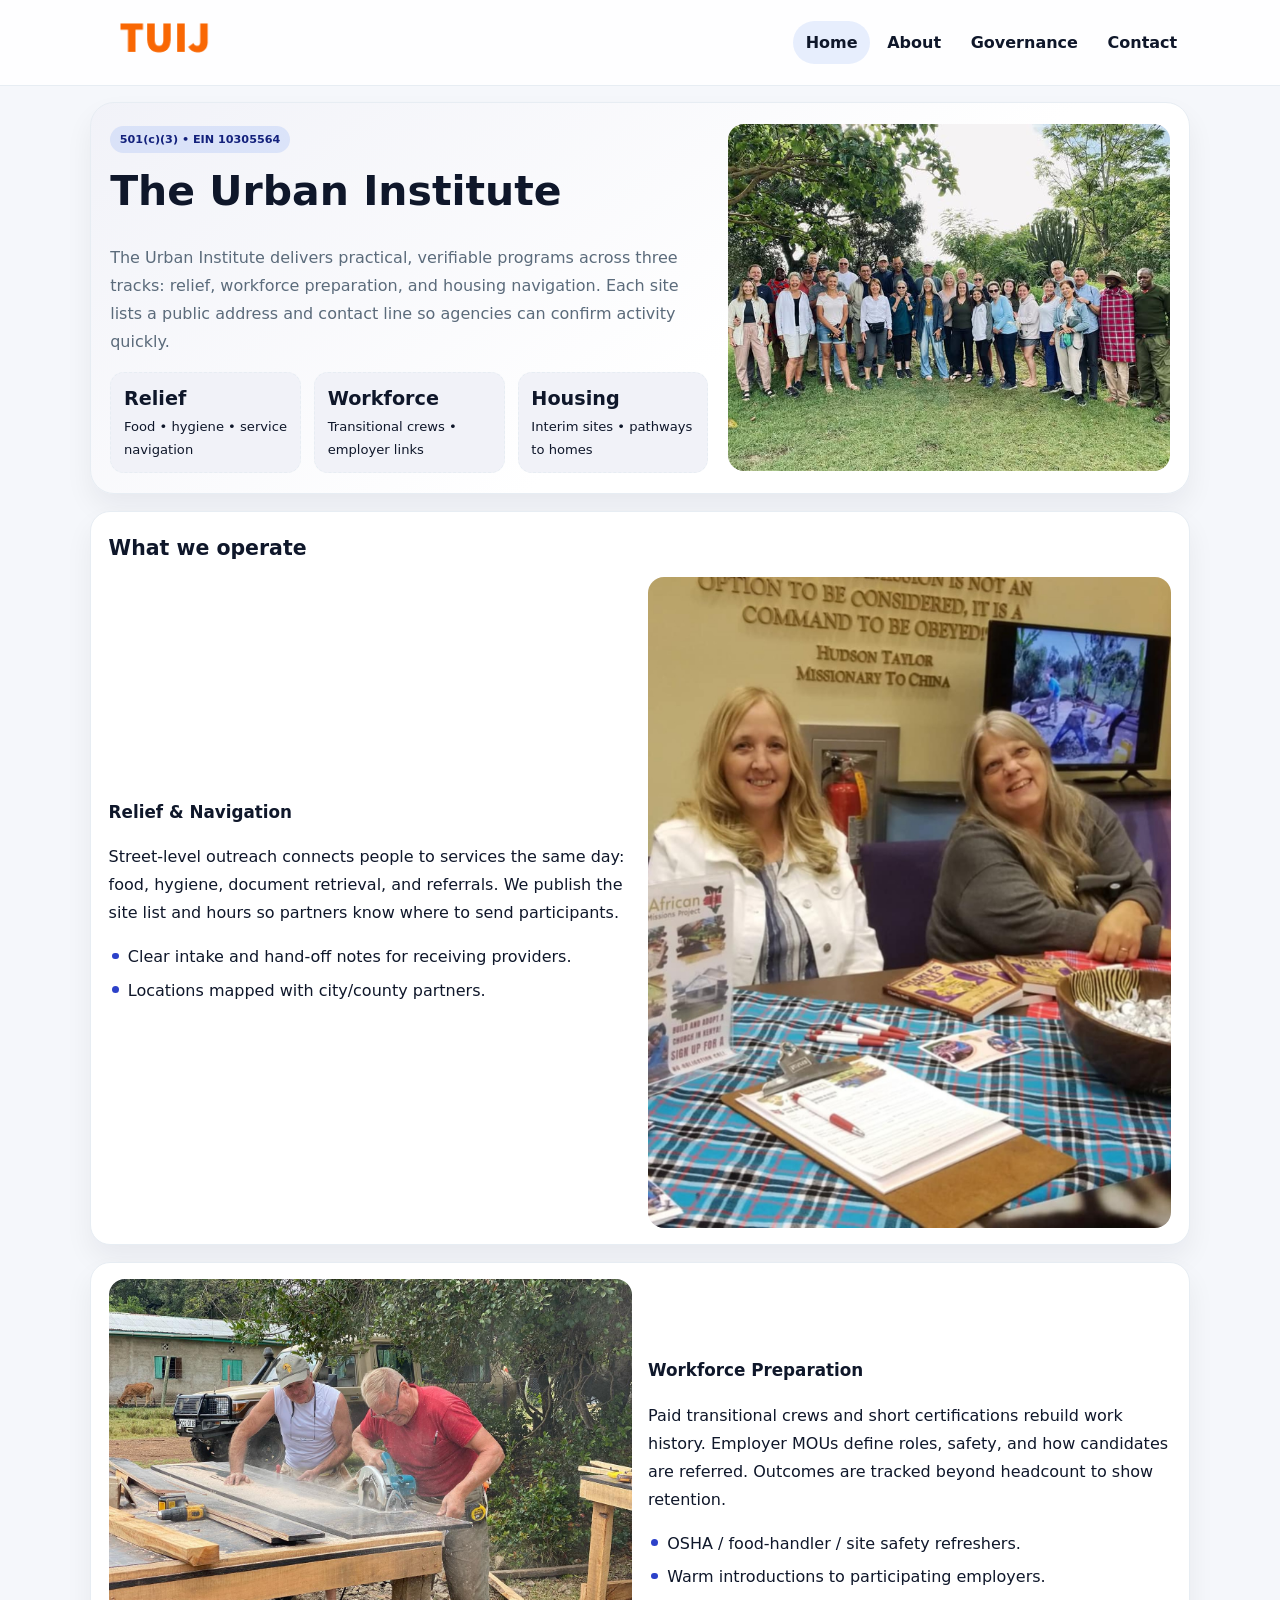
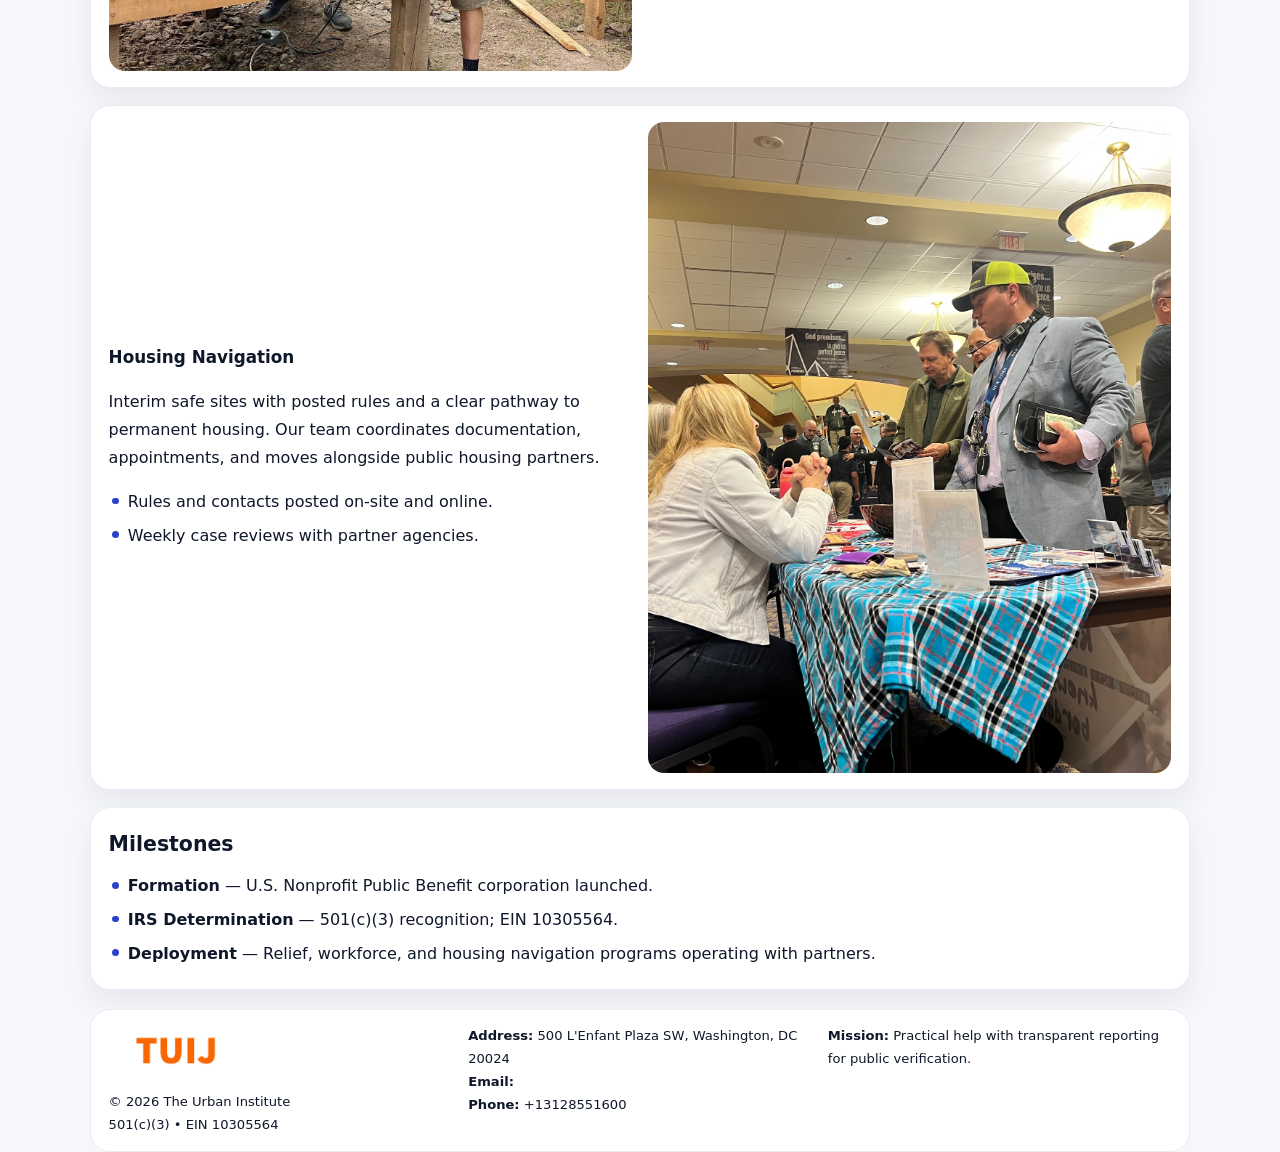
<file: index.html>
<!doctype html><html lang="en"><head>
<meta charset="utf-8">
<meta name="viewport" content="width=device-width,initial-scale=1">
<title>The Urban Institute — Nonprofit 501(c)(3)</title>
<link rel="stylesheet" href="assets/styles.css">
<link rel="icon" href="images/logo.png">
<meta name="data-ein" content="10305564">
<meta name="data-name" content="The Urban Institute">
<meta name="facebook-domain-verification" content="1gwu16rutftzhhcgymem6myum8jbs9" />
</head><body>
<header class="header">
  <div class="c1d858c787a">
    <a href="index.html"><img src="images/logo.png" alt=""></a>
    <div class="links">
      <a class="active" href="index.html">Home</a>
      <a href="about.html">About</a>
      <a href="governance.html">Governance</a>
      <a href="contact.html">Contact</a>
    </div>
  </div>
</header>

<section class="mast">
  <div>
    <span class="cd045019697">501(c)(3) • EIN 10305564</span>
    <h1>The Urban Institute</h1>
    <p>The Urban Institute delivers practical, verifiable programs across three tracks: relief, workforce preparation, and housing navigation. Each site lists a public address and contact line so agencies can confirm activity quickly.</p>
    <div class="stats">
      <div class="stat"><b>Relief</b><div class="small">Food • hygiene • service navigation</div></div>
      <div class="stat"><b>Workforce</b><div class="small">Transitional crews • employer links</div></div>
      <div class="stat"><b>Housing</b><div class="small">Interim sites • pathways to homes</div></div>
    </div>
  </div>
  <img class="img" src="images/hero.jpg" alt="Program hero">
</section>

<section class="section panel">
  <h2>What we operate</h2>
  <div class="z">
    <div>
      <h3>Relief & Navigation</h3>
      <p>Street-level outreach connects people to services the same day: food, hygiene, document retrieval, and referrals. We publish the site list and hours so partners know where to send participants.</p>
      <ul class="timeline">
        <li>Clear intake and hand-off notes for receiving providers.</li>
        <li>Locations mapped with city/county partners.</li>
      </ul>
    </div>
    <img class="img" src="images/relief.jpg" alt="">
  </div>
</section>

<section class="section panel">
  <div class="z rev">
    <img class="img" src="images/jobs.jpg" alt="">
    <div>
      <h3>Workforce Preparation</h3>
      <p>Paid transitional crews and short certifications rebuild work history. Employer MOUs define roles, safety, and how candidates are referred. Outcomes are tracked beyond headcount to show retention.</p>
      <ul class="timeline">
        <li>OSHA / food-handler / site safety refreshers.</li>
        <li>Warm introductions to participating employers.</li>
      </ul>
    </div>
  </div>
</section>

<section class="section panel">
  <div class="z">
    <div>
      <h3>Housing Navigation</h3>
      <p>Interim safe sites with posted rules and a clear pathway to permanent housing. Our team coordinates documentation, appointments, and moves alongside public housing partners.</p>
      <ul class="timeline">
        <li>Rules and contacts posted on-site and online.</li>
        <li>Weekly case reviews with partner agencies.</li>
      </ul>
    </div>
    <img class="img" src="images/land.jpg" alt="">
  </div>
</section>

<section class="section panel">
  <h2>Milestones</h2>
  <ul class="timeline">
    <li><strong>Formation</strong> — U.S. Nonprofit Public Benefit corporation launched.</li>
    <li><strong>IRS Determination</strong> — 501(c)(3) recognition; EIN 10305564.</li>
    <li><strong>Deployment</strong> — Relief, workforce, and housing navigation programs operating with partners.</li>
  </ul>
</section>

<footer>
  <div class="footer">
    <div>
      <img src="images/logo.png" style="width:135px;margin-bottom:.35rem" alt="">
      <div class="small">© <span id="y"></span> The Urban Institute</div>
      <div class="small">501(c)(3) • EIN 10305564</div>
    </div>
    <div>
      <div class="small"><strong>Address:</strong> 500 L'Enfant Plaza SW,
Washington, DC 20024</div>
      <div class="small"><strong>Email:</strong> <a href="mailto:"></a></div>
      <div class="small"><strong>Phone:</strong> <a href="tel:+13128551600">+13128551600</a></div>
    </div>
    <div>
      <div class="small"><strong>Mission:</strong> Practical help with transparent reporting for public verification.</div>
    </div>
  </div>
</footer>

<script>
/* Đổi màu thương hiệu theo EIN để tránh trùng lặp */
(function(){
  function hash(s){let x=2166136261>>>0;for(let i=0;i<s.length;i++){x^=s.charCodeAt(i);x=(x*16777619)>>>0;}return x>>>0;}
  const k = hash((document.querySelector('meta[name="data-ein"]')?.content||document.querySelector('meta[name="data-name"]')?.content||'0').replace(/\s+/g,''));
  const H=k%360,S=56+(k%14),L=48;
  const r=document.documentElement;
  r.style.setProperty('--brand',`hsl(${H} ${S}% ${L}%)`);
  r.style.setProperty('--brand-ink',`hsl(${H} ${Math.min(96,S+10)}% ${Math.max(22,L-20)}%)`);
  r.style.setProperty('--soft',`hsl(${H} ${Math.max(30,S-30)}% 96%)`);
  document.getElementById('y').textContent=new Date().getFullYear();
})();
</script>
</body></html>
</file>
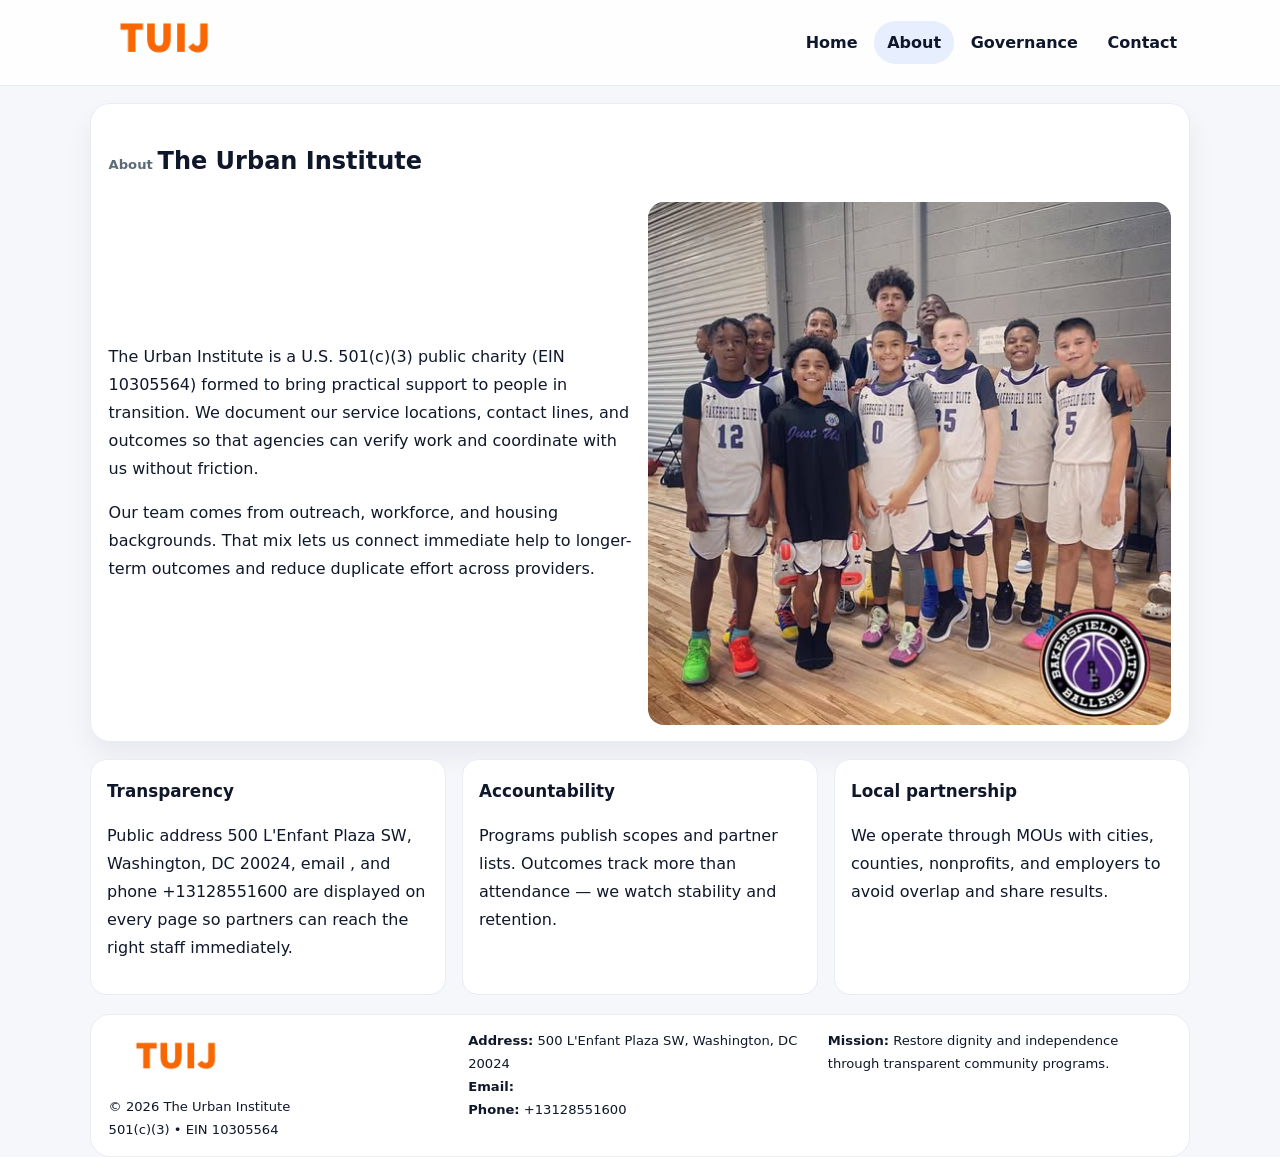
<file: about.html>
<!doctype html><html lang="en"><head>
<meta charset="utf-8">
<meta name="viewport" content="width=device-width,initial-scale=1">
<title>About — The Urban Institute</title>
<link rel="stylesheet" href="assets/styles.css">
<link rel="icon" href="images/logo.png">
</head><body>
<header class="header">
  <div class="c1d858c787a">
    <a href="index.html"><img src="images/logo.png" alt=""></a>
    <div class="links">
      <a href="index.html">Home</a>
      <a class="active" href="about.html">About</a>
      <a href="governance.html">Governance</a>
      <a href="contact.html">Contact</a>
    </div>
  </div>
</header>

<section class="section panel">
  <h1><span class="small" style="font-weight:600;color:var(--muted);margin-right:.3rem">About</span><span style="font-weight:800">The Urban Institute</span></h1>
  <div class="z">
    <div>
      <p>The Urban Institute is a U.S. 501(c)(3) public charity (EIN 10305564) formed to bring practical support to people in transition. We document our service locations, contact lines, and outcomes so that agencies can verify work and coordinate with us without friction.</p>
      <p>Our team comes from outreach, workforce, and housing backgrounds. That mix lets us connect immediate help to longer-term outcomes and reduce duplicate effort across providers.</p>
    </div>
    <img class="img" src="images/about.jpg" alt="">
  </div>
</section>

<section class="section cards">
  <article class="c5a647c2e92"><h3>Transparency</h3><p>Public address 500 L'Enfant Plaza SW,
Washington, DC 20024, email , and phone +13128551600 are displayed on every page so partners can reach the right staff immediately.</p></article>
  <article class="c5a647c2e92"><h3>Accountability</h3><p>Programs publish scopes and partner lists. Outcomes track more than attendance — we watch stability and retention.</p></article>
  <article class="c5a647c2e92"><h3>Local partnership</h3><p>We operate through MOUs with cities, counties, nonprofits, and employers to avoid overlap and share results.</p></article>
</section>

<footer>
  <div class="footer">
    <div><img src="images/logo.png" style="width:135px;margin-bottom:.35rem" alt=""><div class="small">© <span id="y"></span> The Urban Institute</div><div class="small">501(c)(3) • EIN 10305564</div></div>
    <div><div class="small"><strong>Address:</strong> 500 L'Enfant Plaza SW,
Washington, DC 20024</div><div class="small"><strong>Email:</strong> <a href="mailto:"></a></div><div class="small"><strong>Phone:</strong> <a href="tel:+13128551600">+13128551600</a></div></div>
    <div><div class="small"><strong>Mission:</strong> Restore dignity and independence through transparent community programs.</div></div>
  </div>
</footer>
<script>document.getElementById('y').textContent=new Date().getFullYear();</script>
</body></html>
</file>
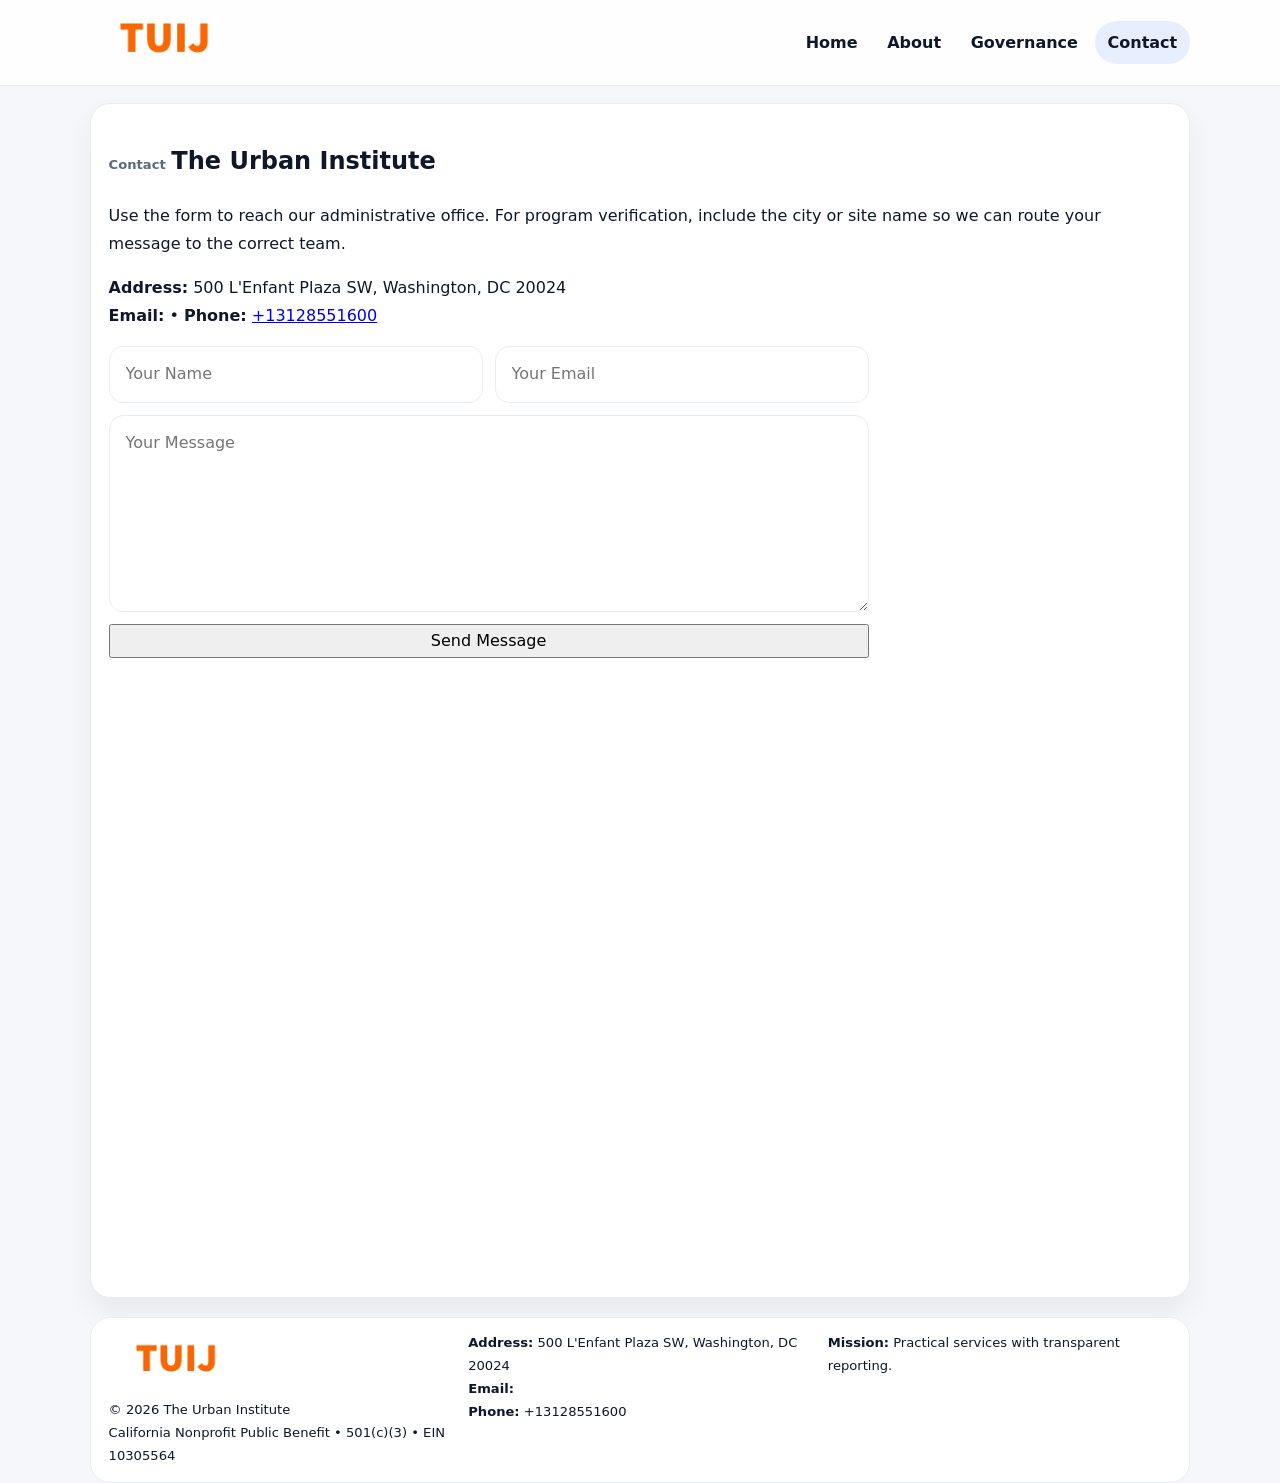
<file: contact.html>
<!doctype html><html lang="en"><head>
<meta charset="utf-8">
<meta name="viewport" content="width=device-width,initial-scale=1">
<title>Contact — The Urban Institute</title>
<link rel="stylesheet" href="assets/styles.css">
<link rel="icon" href="images/logo.png">
</head><body>
<header class="header">
  <div class="c1d858c787a">
    <a href="index.html"><img src="images/logo.png" alt=""></a>
    <div class="links">
      <a href="index.html">Home</a>
      <a href="about.html">About</a>
      <a href="governance.html">Governance</a>
      <a class="active" href="contact.html">Contact</a>
    </div>
  </div>
</header>

<section class="section panel">
  <h1><span class="small" style="font-weight:700;color:var(--muted);margin-right:.35rem">Contact</span><span style="font-weight:800">The Urban Institute</span></h1>
  <p>Use the form to reach our administrative office. For program verification, include the city or site name so we can route your message to the correct team.</p>

  <p><strong>Address:</strong> 500 L'Enfant Plaza SW,
Washington, DC 20024<br>
     <strong>Email:</strong> <a href="mailto:"></a> •
     <strong>Phone:</strong> <a href="tel:+13128551600">+13128551600</a></p>

  <form class="ce9b9abac2c" action="#" method="post" novalidate>
    <div class="row2">
      <input name="name" type="text" placeholder="Your Name" required>
      <input name="email" type="email" placeholder="Your Email" required>
    </div>
    <textarea name="message" rows="6" placeholder="Your Message" required></textarea>
    <button class="c3c1f5fd876" type="submit">Send Message</button>
  </form>

  <div style="margin-top:1rem">
    <iframe src="https://www.google.com/maps?q=500+L+Enfant+Plaza+SW,+Washington,+DC+20024&output=embed"
      style="width:100%;aspect-ratio:16/9;border:0;border-radius:16px" loading="lazy"></iframe>
  </div>
</section>

<footer>
  <div class="footer">
    <div><img src="images/logo.png" style="width:135px;margin-bottom:.35rem" alt=""><div class="small">© <span id="y"></span> The Urban Institute</div><div class="small">California Nonprofit Public Benefit • 501(c)(3) • EIN 10305564</div></div>
    <div><div class="small"><strong>Address:</strong> 500 L'Enfant Plaza SW,
Washington, DC 20024</div><div class="small"><strong>Email:</strong> <a href="mailto:"></a></div><div class="small"><strong>Phone:</strong> <a href="tel:+13128551600">+13128551600</a></div></div>
    <div><div class="small"><strong>Mission:</strong> Practical services with transparent reporting.</div></div>
  </div>
</footer>
<script>document.getElementById('y').textContent=new Date().getFullYear();</script>
</body></html>
</file>
<file: assets/styles.css>
:root{
  --ink:#0f172a;          /* chữ chính */
  --muted:#5b6b7b;        /* chữ phụ */
  --line:#e7edf3;         /* viền */
  --paper:#ffffff;
  --soft:#f6f9ff;
  --brand:#2563eb;        /* sẽ bị ghi đè bằng script ở index (theo EIN) */
  --brand-ink:#1e40af;
  --sh:0 14px 28px rgba(15,23,42,.06);
  --r:18px;
}
*{box-sizing:border-box}
html,body{height:100%}
body{
  margin:0;
  font-family:Inter,system-ui,-apple-system,BlinkMacSystemFont,"Segoe UI",Arial,sans-serif;
  color:var(--ink);
  background:#f5f7fb;
  line-height:1.75;
}

/* NAV – mảnh, nổi */
.header{
  position:sticky;top:0;z-index:30;background:rgba(255,255,255,.85);
  backdrop-filter:saturate(180%) blur(10px);border-bottom:1px solid var(--line);
}
.c1d858c787a{
  width:min(1100px,94%);margin:0 auto;display:flex;align-items:center;gap:1rem;
  padding:.55rem 0;
}
.c1d858c787a img{width:150px;display:block}
.c1d858c787a .links{margin-left:auto;display:flex;gap:.25rem}
.c1d858c787a .links a{
  color:var(--ink);text-decoration:none;font-weight:600;padding:.45rem .8rem;border-radius:999px;
}
.c1d858c787a .links a:hover,.c1d858c787a .links a.active{background:rgba(37,99,235,.10)}

/* MASTHEAD (hero trung tâm) */
.mast{
  width:min(1100px,94%);margin:1rem auto 0;background:linear-gradient(145deg,var(--soft),#fff 60%);
  border:1px solid var(--line);border-radius:24px;box-shadow:var(--sh);
  display:grid;grid-template-columns:1.15fr .85fr;gap:1.2rem;padding:1.3rem 1.2rem;
}
.mast h1{font-size:clamp(1.9rem,3.2vw,2.7rem);margin:.2rem 0 .4rem}
.mast p{color:var(--muted)}
.cd045019697{display:inline-block;background:rgba(37,99,235,.12);color:var(--brand-ink);padding:.22rem .6rem;border-radius:999px;font-weight:700;font-size:.7rem}

/* SECTION chung */
.section{width:min(1100px,94%);margin:1.05rem auto 0}
.panel{background:#fff;border:1px solid var(--line);border-radius:20px;box-shadow:var(--sh);padding:1rem 1.1rem}
h2{font-size:1.28rem;margin:.2rem 0 .6rem}
h3{margin:.2rem 0 .35rem;font-size:1.05rem}

/* Z-LAYOUT (media–text xen kẽ) */
.z{
  display:grid;grid-template-columns:1fr 1fr;gap:1rem;align-items:center;
}
.z.rev{grid-template-columns:1fr 1fr}
.img{border-radius:16px;overflow:hidden}
img{max-width:100%;display:block}

/* CARDS */
.cards{display:grid;grid-template-columns:repeat(auto-fit,minmax(240px,1fr));gap:1rem}
.c5a647c2e92{background:#fff;border:1px solid var(--line);border-radius:16px;padding:.85rem 1rem 1rem}

/* Milestones / stats */
.timeline{list-style:none;margin:.2rem 0 0;padding:0}
.timeline li{position:relative;padding-left:1.2rem;margin:.35rem 0}
.timeline li::before{content:"";position:absolute;left:.2rem;top:.6rem;width:.42rem;height:.42rem;border-radius:999px;background:var(--brand)}
.stats{display:grid;grid-template-columns:repeat(auto-fit,minmax(170px,1fr));gap:.8rem;margin-top:.5rem}
.stat{background:var(--soft);border:1px dashed var(--line);border-radius:14px;padding:.6rem .8rem}
.stat b{font-size:1.2rem}

/* FORM */
button,input,textarea{font:inherit}
.ce9b9abac2c{display:grid;gap:12px;max-width:760px}
.row2{display:grid;grid-template-columns:1fr 1fr;gap:12px}
input,textarea{width:100%;padding:.85rem 1rem;border:1px solid var(--line);border-radius:14px;background:#fff}
textarea{resize:vertical}
button.btn{width:auto;justify-self:start;background:var(--brand);color:#fff;border:0;border-radius:14px;padding:.8rem 1.35rem;cursor:pointer}
button.btn:hover{background:var(--brand-ink)}

/* FOOTER đậm hơn, dễ đọc */
footer{width:min(1100px,94%);margin:1.2rem auto 1.1rem;background:#fff;border:1px solid var(--line);border-radius:20px;padding:.9rem 1.1rem}
.footer{display:grid;grid-template-columns:repeat(auto-fit,minmax(220px,1fr));gap:1rem}
.small{color:#0f172a;font-size:.82rem}
.small a{color:#0f172a;text-decoration:none}
.small a:hover{text-decoration:underline}

/* Responsive */
@media(max-width:960px){.mast{grid-template-columns:1fr}.z,.z.rev{grid-template-columns:1fr}}
@media(max-width:640px){.c1d858c787a{flex-wrap:wrap;justify-content:center}.row2{grid-template-columns:1fr}}
</file>
